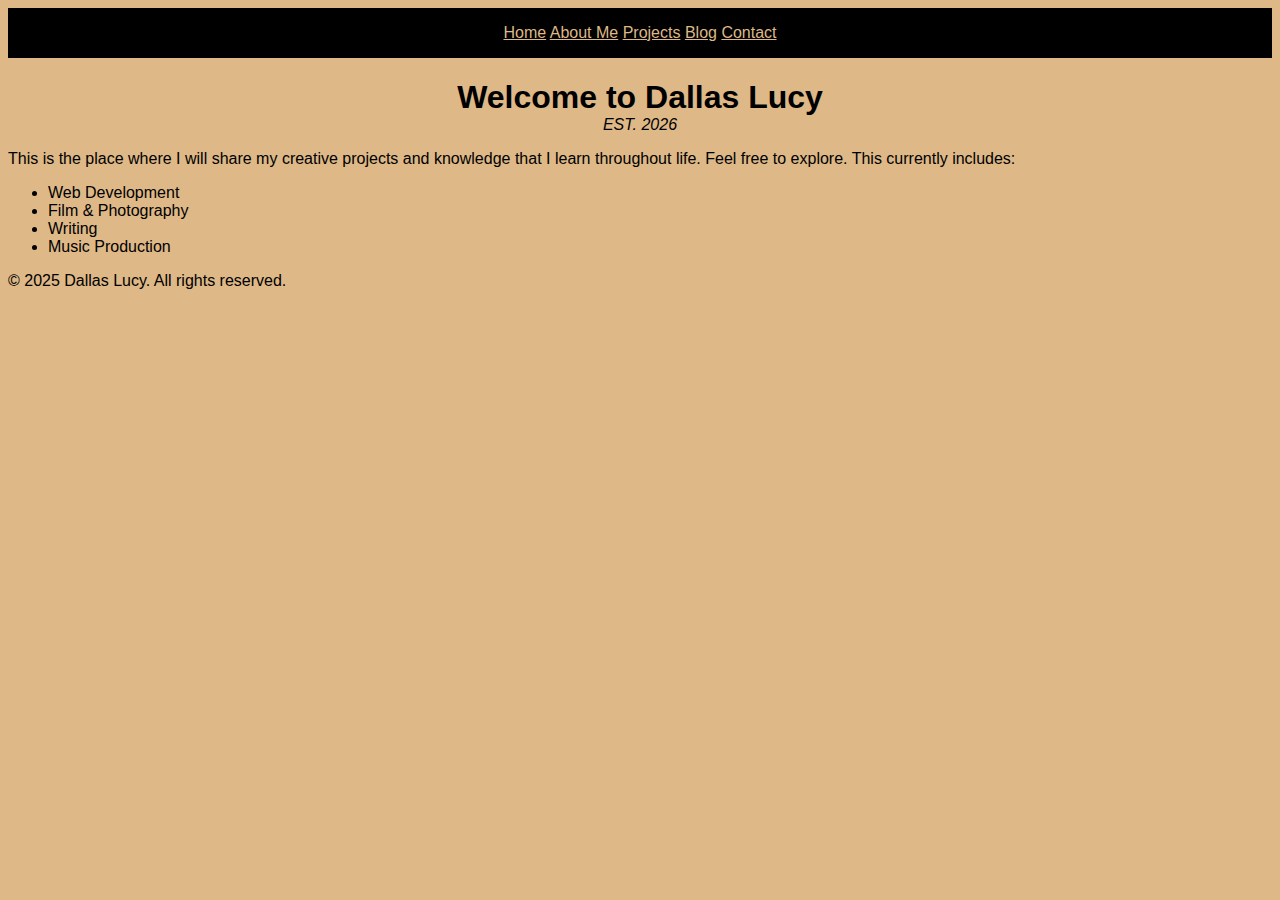
<file: index.html>
<!DOCTYPE html>
<html lang="en">
<head>
    <meta charset="UTF-8">
    <meta name="viewport" content="width=device-width, initial-scale=1.0">
    <title>Dallas Lucy</title>
    <link rel="stylesheet" href="styles.css">
</head>
<body>
    <header>
        <nav>
            <a href="index.html">Home</a>
            <a href="about-me.html">About Me</a>
            <a href="projects.html">Projects</a>
            <a href="blog.html">Blog</a>
            <a href="contact.html">Contact</a>
        </nav>
    </header>
    <h1 class="center" style="margin-bottom: 0px;">Welcome to Dallas Lucy</h1>
    <p class="center" style="font-style: italic; margin-top: 0px;">EST. 2026</p>
    <p>This is the place where I will share my creative projects and knowledge that I learn throughout life. Feel free to explore. This currently includes:
        <ul>
            <li>Web Development</li>
            <li>Film & Photography</li>
            <li>Writing</li>
            <li>Music Production</li>
        </ul>
    </p>
    <footer>
        <p>&copy; 2025 Dallas Lucy. All rights reserved.</p>
    </footer>
</body>
</html>
</file>
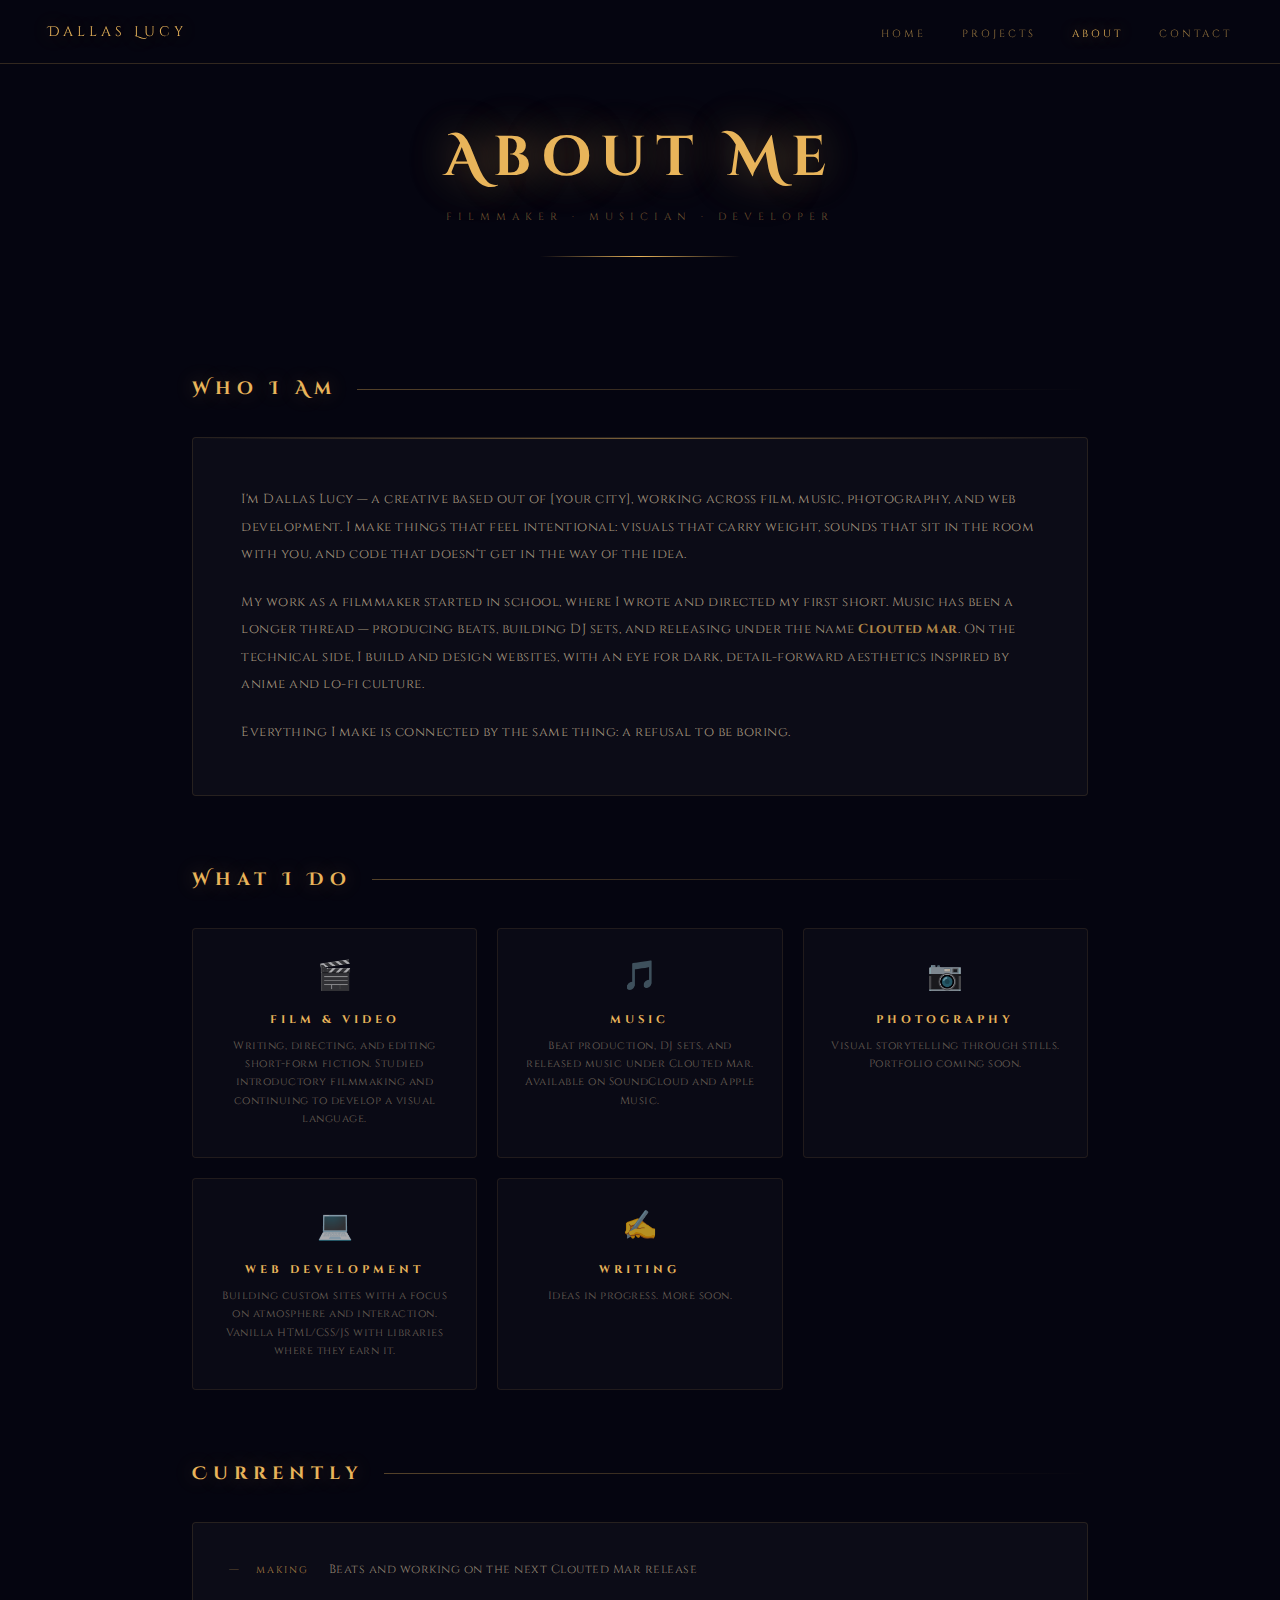
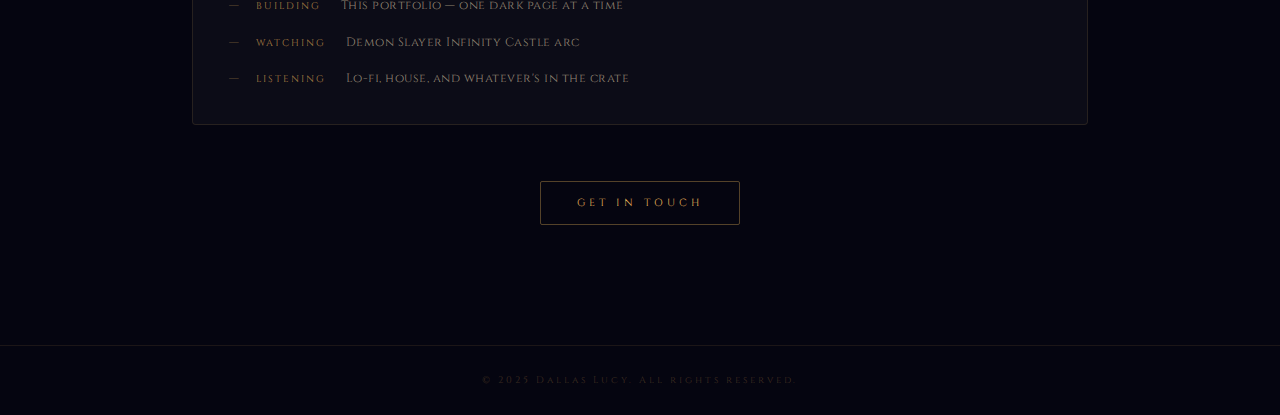
<file: about-me.html>
<!DOCTYPE html>
<html lang="en">
<head>
  <meta charset="UTF-8"/>
  <meta name="viewport" content="width=device-width, initial-scale=1.0"/>
  <title>About — Dallas Lucy</title>
  <link rel="preconnect" href="https://fonts.googleapis.com">
  <link rel="preconnect" href="https://fonts.gstatic.com" crossorigin>
  <link href="https://fonts.googleapis.com/css2?family=Cinzel+Decorative:wght@400;700&family=Cinzel:wght@400;600&display=swap" rel="stylesheet">
  <style>
    *, *::before, *::after { margin: 0; padding: 0; box-sizing: border-box; }

    html { scroll-behavior: smooth; }

    body {
      background: #050510;
      color: #c8b89a;
      font-family: 'Cinzel', serif;
      min-height: 100vh;
    }

    /* ── Navbar ─────────────────────────────────────── */
    nav {
      position: fixed;
      top: 0; left: 0; right: 0;
      z-index: 100;
      background: rgba(5, 5, 16, 0.92);
      border-bottom: 1px solid rgba(232, 180, 90, 0.2);
      backdrop-filter: blur(12px);
      -webkit-backdrop-filter: blur(12px);
      display: flex;
      align-items: center;
      justify-content: space-between;
      padding: 0 48px;
      height: 64px;
    }

    .nav-logo {
      font-family: 'Cinzel Decorative', serif;
      font-size: 0.9rem;
      color: #e8b45a;
      text-decoration: none;
      letter-spacing: 4px;
      text-shadow: 0 0 20px rgba(232, 180, 90, 0.4);
      white-space: nowrap;
    }

    .nav-links {
      display: flex;
      gap: 36px;
      list-style: none;
    }

    .nav-links a {
      color: rgba(232, 180, 90, 0.6);
      text-decoration: none;
      font-size: 0.65rem;
      letter-spacing: 3px;
      text-transform: uppercase;
      transition: color 0.25s, text-shadow 0.25s;
    }

    .nav-links a:hover,
    .nav-links a.active {
      color: #e8b45a;
      text-shadow: 0 0 14px rgba(232, 180, 90, 0.6);
    }

    /* ── Page Hero ──────────────────────────────────── */
    .page-hero {
      padding-top: 120px;
      padding-bottom: 48px;
      text-align: center;
      position: relative;
    }

    .page-hero::after {
      content: '';
      display: block;
      width: 200px;
      height: 1px;
      background: linear-gradient(90deg, transparent, #e8b45a, transparent);
      margin: 32px auto 0;
    }

    .page-hero h1 {
      font-family: 'Cinzel Decorative', serif;
      font-size: clamp(2rem, 5vw, 3.5rem);
      color: #e8b45a;
      letter-spacing: 10px;
      text-shadow: 0 0 40px rgba(232, 180, 90, 0.45), 0 0 80px rgba(232, 180, 90, 0.15);
    }

    .page-hero p {
      margin-top: 14px;
      font-size: 0.65rem;
      color: rgba(232, 180, 90, 0.45);
      letter-spacing: 6px;
      text-transform: uppercase;
    }

    /* ── Main content ───────────────────────────────── */
    main {
      max-width: 960px;
      margin: 0 auto;
      padding: 0 32px 120px;
    }

    /* ── Section headers ────────────────────────────── */
    .section-title {
      display: flex;
      align-items: center;
      gap: 20px;
      margin-bottom: 36px;
      margin-top: 72px;
    }

    .section-title h2 {
      font-family: 'Cinzel Decorative', serif;
      font-size: 1.1rem;
      color: #e8b45a;
      letter-spacing: 6px;
      white-space: nowrap;
      text-shadow: 0 0 20px rgba(232, 180, 90, 0.3);
    }

    .section-title::after {
      content: '';
      flex: 1;
      height: 1px;
      background: linear-gradient(90deg, rgba(232,180,90,0.35), transparent);
    }

    /* ── Cards ──────────────────────────────────────── */
    .card {
      background: rgba(255, 255, 255, 0.03);
      border: 1px solid rgba(232, 180, 90, 0.12);
      border-radius: 4px;
      padding: 36px;
      margin-bottom: 28px;
      transition: border-color 0.3s, box-shadow 0.3s;
    }

    .card:hover {
      border-color: rgba(232, 180, 90, 0.28);
      box-shadow: 0 0 30px rgba(232, 180, 90, 0.06);
    }

    .card p {
      font-size: 0.78rem;
      line-height: 2;
      color: rgba(200, 184, 154, 0.75);
      letter-spacing: 0.5px;
    }

    /* ── Bio card ───────────────────────────────────── */
    .bio-card {
      background: rgba(255, 255, 255, 0.03);
      border: 1px solid rgba(232, 180, 90, 0.12);
      border-radius: 4px;
      padding: 48px;
      margin-top: 8px;
      position: relative;
      overflow: hidden;
    }

    .bio-card::before {
      content: '';
      position: absolute;
      top: 0; left: 0; right: 0;
      height: 1px;
      background: linear-gradient(90deg, transparent, rgba(232,180,90,0.5), transparent);
    }

    .bio-card p {
      font-size: 0.82rem;
      line-height: 2.1;
      color: rgba(200, 184, 154, 0.8);
      letter-spacing: 0.5px;
    }

    .bio-card p + p {
      margin-top: 20px;
    }

    /* ── Disciplines grid ───────────────────────────── */
    .disciplines-grid {
      display: grid;
      grid-template-columns: repeat(auto-fit, minmax(240px, 1fr));
      gap: 20px;
    }

    .discipline-card {
      background: rgba(255, 255, 255, 0.025);
      border: 1px solid rgba(232, 180, 90, 0.1);
      border-radius: 4px;
      padding: 28px 24px;
      text-align: center;
      transition: border-color 0.3s, box-shadow 0.3s, transform 0.3s;
      cursor: default;
    }

    .discipline-card:hover {
      border-color: rgba(232, 180, 90, 0.3);
      box-shadow: 0 0 24px rgba(232, 180, 90, 0.07);
      transform: translateY(-3px);
    }

    .discipline-icon {
      font-size: 1.8rem;
      margin-bottom: 16px;
      display: block;
      filter: opacity(0.7);
    }

    .discipline-card h3 {
      font-family: 'Cinzel', serif;
      font-size: 0.7rem;
      color: #e8b45a;
      letter-spacing: 4px;
      text-transform: uppercase;
      margin-bottom: 10px;
    }

    .discipline-card p {
      font-size: 0.68rem;
      color: rgba(200, 184, 154, 0.5);
      letter-spacing: 0.5px;
      line-height: 1.7;
    }

    /* ── Currently section ──────────────────────────── */
    .currently-list {
      list-style: none;
      display: flex;
      flex-direction: column;
      gap: 16px;
    }

    .currently-list li {
      display: flex;
      align-items: baseline;
      gap: 16px;
      font-size: 0.75rem;
      color: rgba(200, 184, 154, 0.7);
      letter-spacing: 0.5px;
      line-height: 1.7;
    }

    .currently-list li::before {
      content: '—';
      color: rgba(232, 180, 90, 0.4);
      flex-shrink: 0;
    }

    .currently-list span {
      color: rgba(232, 180, 90, 0.7);
      font-size: 0.6rem;
      letter-spacing: 2px;
      text-transform: uppercase;
      margin-right: 4px;
    }

    /* ── CTA link ───────────────────────────────────── */
    .cta-row {
      margin-top: 56px;
      text-align: center;
    }

    .cta-link {
      display: inline-block;
      color: #e8b45a;
      text-decoration: none;
      font-size: 0.65rem;
      letter-spacing: 4px;
      text-transform: uppercase;
      border: 1px solid rgba(232, 180, 90, 0.35);
      padding: 14px 36px;
      border-radius: 2px;
      transition: background 0.25s, box-shadow 0.25s;
    }

    .cta-link:hover {
      background: rgba(232, 180, 90, 0.07);
      box-shadow: 0 0 20px rgba(232, 180, 90, 0.15);
    }

    /* ── Footer ─────────────────────────────────────── */
    footer {
      border-top: 1px solid rgba(232, 180, 90, 0.1);
      text-align: center;
      padding: 28px;
      font-size: 0.6rem;
      color: rgba(232, 180, 90, 0.25);
      letter-spacing: 3px;
    }
  </style>
</head>
<body>

  <!-- ── Navigation ── -->
  <nav>
    <a href="index.html" class="nav-logo">Dallas Lucy</a>
    <ul class="nav-links">
      <li><a href="index.html">Home</a></li>
      <li><a href="projects.html">Projects</a></li>
      <li><a href="about-me.html" class="active">About</a></li>
      <li><a href="contact.html">Contact</a></li>
    </ul>
  </nav>

  <!-- ── Hero ── -->
  <div class="page-hero">
    <h1>About Me</h1>
    <p>Filmmaker · Musician · Developer</p>
  </div>

  <!-- ── Main ── -->
  <main>

    <!-- Bio -->
    <div class="section-title"><h2>Who I Am</h2></div>
    <div class="bio-card">
      <p>
        I'm Dallas Lucy — a creative based out of [your city], working across film, music, photography, and web development. I make things that feel intentional: visuals that carry weight, sounds that sit in the room with you, and code that doesn't get in the way of the idea.
      </p>
      <p>
        My work as a filmmaker started in school, where I wrote and directed my first short. Music has been a longer thread — producing beats, building DJ sets, and releasing under the name <strong style="color: rgba(232,180,90,0.75);">Clouted Mar</strong>. On the technical side, I build and design websites, with an eye for dark, detail-forward aesthetics inspired by anime and lo-fi culture.
      </p>
      <p>
        Everything I make is connected by the same thing: a refusal to be boring.
      </p>
    </div>

    <!-- Disciplines -->
    <div class="section-title"><h2>What I Do</h2></div>
    <div class="disciplines-grid">

      <div class="discipline-card">
        <span class="discipline-icon">🎬</span>
        <h3>Film & Video</h3>
        <p>Writing, directing, and editing short-form fiction. Studied introductory filmmaking and continuing to develop a visual language.</p>
      </div>

      <div class="discipline-card">
        <span class="discipline-icon">🎵</span>
        <h3>Music</h3>
        <p>Beat production, DJ sets, and released music under Clouted Mar. Available on SoundCloud and Apple Music.</p>
      </div>

      <div class="discipline-card">
        <span class="discipline-icon">📷</span>
        <h3>Photography</h3>
        <p>Visual storytelling through stills. Portfolio coming soon.</p>
      </div>

      <div class="discipline-card">
        <span class="discipline-icon">💻</span>
        <h3>Web Development</h3>
        <p>Building custom sites with a focus on atmosphere and interaction. Vanilla HTML/CSS/JS with libraries where they earn it.</p>
      </div>

      <div class="discipline-card">
        <span class="discipline-icon">✍️</span>
        <h3>Writing</h3>
        <p>Ideas in progress. More soon.</p>
      </div>

    </div>

    <!-- Currently -->
    <div class="section-title"><h2>Currently</h2></div>
    <div class="card">
      <ul class="currently-list">
        <li><span>Making</span> Beats and working on the next Clouted Mar release</li>
        <li><span>Building</span> This portfolio — one dark page at a time</li>
        <li><span>Watching</span> Demon Slayer Infinity Castle arc</li>
        <li><span>Listening</span> Lo-fi, house, and whatever's in the crate</li>
      </ul>
    </div>

    <!-- CTA -->
    <div class="cta-row">
      <a href="contact.html" class="cta-link">Get in touch</a>
    </div>

  </main>

  <footer>
    <p>&copy; 2025 Dallas Lucy. All rights reserved.</p>
  </footer>

</body>
</html>
</file>
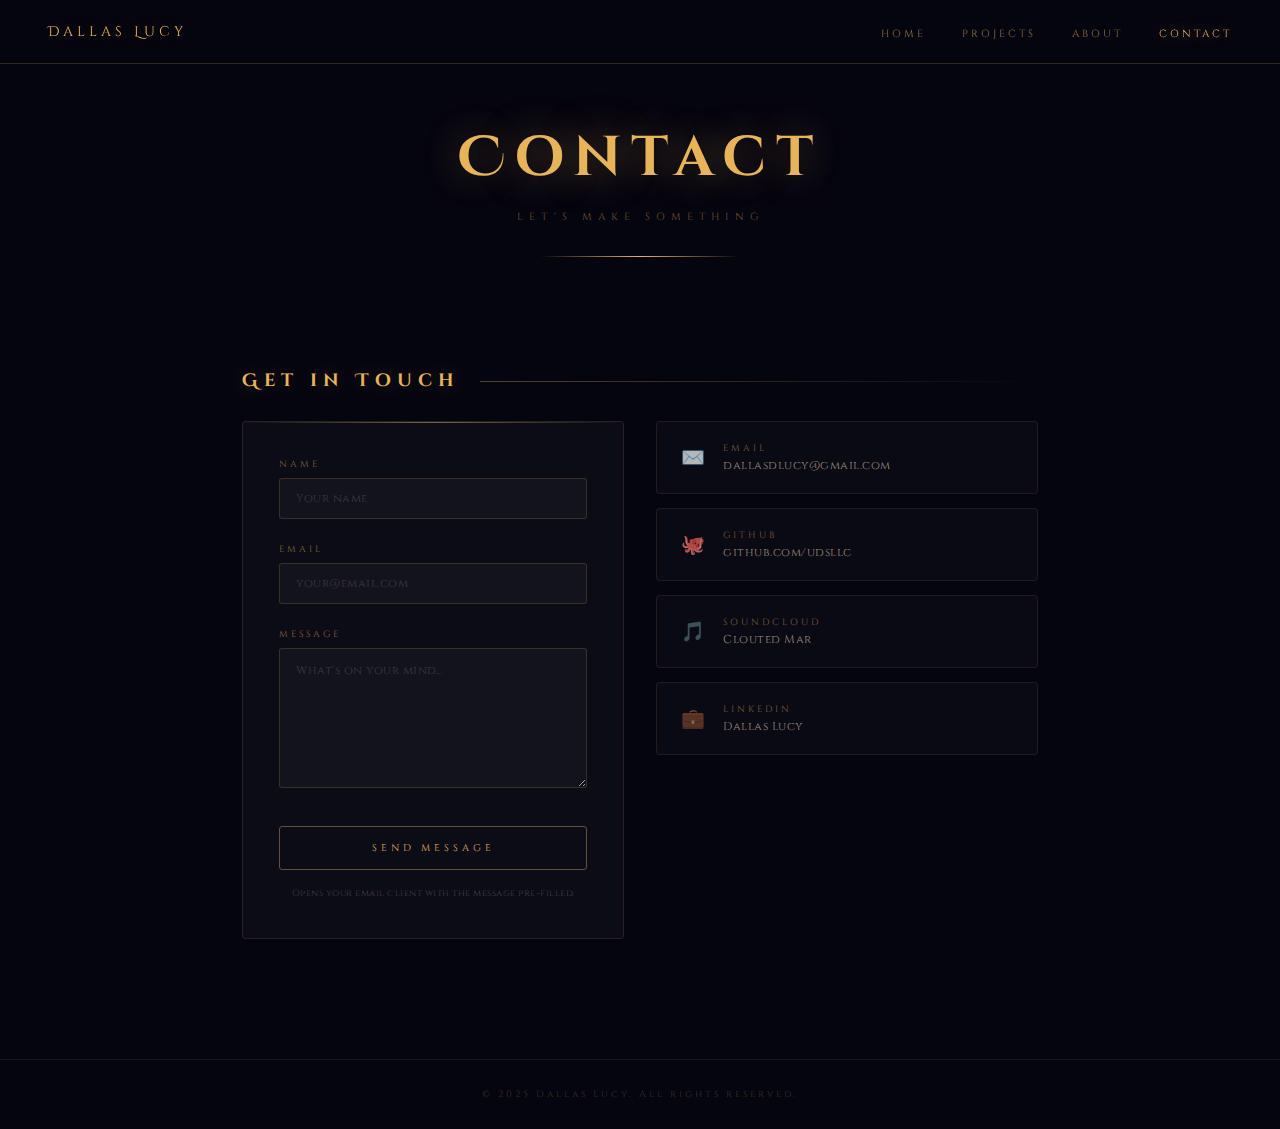
<file: contact.html>
<!DOCTYPE html>
<html lang="en">
<head>
  <meta charset="UTF-8"/>
  <meta name="viewport" content="width=device-width, initial-scale=1.0"/>
  <title>Contact — Dallas Lucy</title>
  <link rel="preconnect" href="https://fonts.googleapis.com">
  <link rel="preconnect" href="https://fonts.gstatic.com" crossorigin>
  <link href="https://fonts.googleapis.com/css2?family=Cinzel+Decorative:wght@400;700&family=Cinzel:wght@400;600&display=swap" rel="stylesheet">
  <style>
    *, *::before, *::after { margin: 0; padding: 0; box-sizing: border-box; }

    html { scroll-behavior: smooth; }

    body {
      background: #050510;
      color: #c8b89a;
      font-family: 'Cinzel', serif;
      min-height: 100vh;
    }

    /* ── Navbar ─────────────────────────────────────── */
    nav {
      position: fixed;
      top: 0; left: 0; right: 0;
      z-index: 100;
      background: rgba(5, 5, 16, 0.92);
      border-bottom: 1px solid rgba(232, 180, 90, 0.2);
      backdrop-filter: blur(12px);
      -webkit-backdrop-filter: blur(12px);
      display: flex;
      align-items: center;
      justify-content: space-between;
      padding: 0 48px;
      height: 64px;
    }

    .nav-logo {
      font-family: 'Cinzel Decorative', serif;
      font-size: 0.9rem;
      color: #e8b45a;
      text-decoration: none;
      letter-spacing: 4px;
      text-shadow: 0 0 20px rgba(232, 180, 90, 0.4);
      white-space: nowrap;
    }

    .nav-links {
      display: flex;
      gap: 36px;
      list-style: none;
    }

    .nav-links a {
      color: rgba(232, 180, 90, 0.6);
      text-decoration: none;
      font-size: 0.65rem;
      letter-spacing: 3px;
      text-transform: uppercase;
      transition: color 0.25s, text-shadow 0.25s;
    }

    .nav-links a:hover,
    .nav-links a.active {
      color: #e8b45a;
      text-shadow: 0 0 14px rgba(232, 180, 90, 0.6);
    }

    /* ── Page Hero ──────────────────────────────────── */
    .page-hero {
      padding-top: 120px;
      padding-bottom: 48px;
      text-align: center;
    }

    .page-hero::after {
      content: '';
      display: block;
      width: 200px;
      height: 1px;
      background: linear-gradient(90deg, transparent, #e8b45a, transparent);
      margin: 32px auto 0;
    }

    .page-hero h1 {
      font-family: 'Cinzel Decorative', serif;
      font-size: clamp(2rem, 5vw, 3.5rem);
      color: #e8b45a;
      letter-spacing: 10px;
      text-shadow: 0 0 40px rgba(232, 180, 90, 0.45), 0 0 80px rgba(232, 180, 90, 0.15);
    }

    .page-hero p {
      margin-top: 14px;
      font-size: 0.65rem;
      color: rgba(232, 180, 90, 0.45);
      letter-spacing: 6px;
      text-transform: uppercase;
    }

    /* ── Main content ───────────────────────────────── */
    main {
      max-width: 860px;
      margin: 0 auto;
      padding: 0 32px 120px;
    }

    /* ── Two-column layout ──────────────────────────── */
    .contact-layout {
      display: grid;
      grid-template-columns: 1fr 1fr;
      gap: 32px;
      align-items: start;
      margin-top: 8px;
    }

    @media (max-width: 640px) {
      .contact-layout { grid-template-columns: 1fr; }
    }

    /* ── Section headers ────────────────────────────── */
    .section-title {
      display: flex;
      align-items: center;
      gap: 20px;
      margin-bottom: 28px;
      margin-top: 64px;
    }

    .section-title h2 {
      font-family: 'Cinzel Decorative', serif;
      font-size: 1.1rem;
      color: #e8b45a;
      letter-spacing: 6px;
      white-space: nowrap;
      text-shadow: 0 0 20px rgba(232, 180, 90, 0.3);
    }

    .section-title::after {
      content: '';
      flex: 1;
      height: 1px;
      background: linear-gradient(90deg, rgba(232,180,90,0.35), transparent);
    }

    /* ── Form ───────────────────────────────────────── */
    .form-card {
      background: rgba(255, 255, 255, 0.03);
      border: 1px solid rgba(232, 180, 90, 0.12);
      border-radius: 4px;
      padding: 36px;
      position: relative;
      overflow: hidden;
    }

    .form-card::before {
      content: '';
      position: absolute;
      top: 0; left: 0; right: 0;
      height: 1px;
      background: linear-gradient(90deg, transparent, rgba(232,180,90,0.5), transparent);
    }

    .form-group {
      margin-bottom: 24px;
    }

    label {
      display: block;
      font-size: 0.58rem;
      letter-spacing: 3px;
      color: rgba(232, 180, 90, 0.55);
      text-transform: uppercase;
      margin-bottom: 8px;
    }

    input[type="text"],
    input[type="email"],
    textarea {
      width: 100%;
      background: rgba(255, 255, 255, 0.03);
      border: 1px solid rgba(232, 180, 90, 0.18);
      border-radius: 3px;
      color: rgba(200, 184, 154, 0.85);
      font-family: 'Cinzel', serif;
      font-size: 0.72rem;
      letter-spacing: 0.5px;
      padding: 12px 16px;
      transition: border-color 0.25s, box-shadow 0.25s;
      outline: none;
    }

    input[type="text"]:focus,
    input[type="email"]:focus,
    textarea:focus {
      border-color: rgba(232, 180, 90, 0.45);
      box-shadow: 0 0 16px rgba(232, 180, 90, 0.08);
    }

    textarea {
      resize: vertical;
      min-height: 140px;
      line-height: 1.7;
    }

    input::placeholder,
    textarea::placeholder {
      color: rgba(200, 184, 154, 0.25);
    }

    .submit-btn {
      width: 100%;
      background: transparent;
      border: 1px solid rgba(232, 180, 90, 0.4);
      color: #e8b45a;
      font-family: 'Cinzel', serif;
      font-size: 0.62rem;
      letter-spacing: 4px;
      text-transform: uppercase;
      padding: 14px;
      border-radius: 3px;
      cursor: pointer;
      transition: background 0.25s, box-shadow 0.25s;
      margin-top: 8px;
    }

    .submit-btn:hover {
      background: rgba(232, 180, 90, 0.08);
      box-shadow: 0 0 20px rgba(232, 180, 90, 0.15);
    }

    .form-note {
      font-size: 0.58rem;
      color: rgba(200, 184, 154, 0.3);
      letter-spacing: 0.5px;
      margin-top: 16px;
      text-align: center;
      line-height: 1.7;
    }

    /* ── Contact links panel ────────────────────────── */
    .links-panel {
      display: flex;
      flex-direction: column;
      gap: 14px;
    }

    .contact-link {
      display: flex;
      align-items: center;
      gap: 18px;
      background: rgba(255, 255, 255, 0.025);
      border: 1px solid rgba(232, 180, 90, 0.1);
      border-radius: 4px;
      padding: 20px 24px;
      text-decoration: none;
      transition: border-color 0.25s, box-shadow 0.25s, transform 0.25s;
    }

    .contact-link:hover {
      border-color: rgba(232, 180, 90, 0.3);
      box-shadow: 0 0 20px rgba(232, 180, 90, 0.07);
      transform: translateX(4px);
    }

    .link-icon {
      font-size: 1.2rem;
      flex-shrink: 0;
      filter: opacity(0.7);
    }

    .link-info {
      flex: 1;
      overflow: hidden;
    }

    .link-label {
      font-size: 0.58rem;
      letter-spacing: 3px;
      color: rgba(232, 180, 90, 0.5);
      text-transform: uppercase;
      margin-bottom: 4px;
    }

    .link-value {
      font-size: 0.72rem;
      color: rgba(200, 184, 154, 0.75);
      letter-spacing: 0.5px;
      white-space: nowrap;
      overflow: hidden;
      text-overflow: ellipsis;
      transition: color 0.25s;
    }

    .contact-link:hover .link-value {
      color: rgba(232, 180, 90, 0.85);
    }

    /* ── Footer ─────────────────────────────────────── */
    footer {
      border-top: 1px solid rgba(232, 180, 90, 0.1);
      text-align: center;
      padding: 28px;
      font-size: 0.6rem;
      color: rgba(232, 180, 90, 0.25);
      letter-spacing: 3px;
    }
  </style>
</head>
<body>

  <!-- ── Navigation ── -->
  <nav>
    <a href="index.html" class="nav-logo">Dallas Lucy</a>
    <ul class="nav-links">
      <li><a href="index.html">Home</a></li>
      <li><a href="projects.html">Projects</a></li>
      <li><a href="about-me.html">About</a></li>
      <li><a href="contact.html" class="active">Contact</a></li>
    </ul>
  </nav>

  <!-- ── Hero ── -->
  <div class="page-hero">
    <h1>Contact</h1>
    <p>Let's make something</p>
  </div>

  <!-- ── Main ── -->
  <main>

    <div class="section-title"><h2>Get in Touch</h2></div>

    <div class="contact-layout">

      <!-- Form -->
      <div class="form-card">
        <form id="contact-form">
          <div class="form-group">
            <label for="name">Name</label>
            <input type="text" id="name" name="name" placeholder="Your name" required>
          </div>
          <div class="form-group">
            <label for="email">Email</label>
            <input type="email" id="email" name="email" placeholder="your@email.com" required>
          </div>
          <div class="form-group">
            <label for="message">Message</label>
            <textarea id="message" name="message" placeholder="What's on your mind..." required></textarea>
          </div>
          <button type="submit" class="submit-btn">Send Message</button>
          <p class="form-note">
            Opens your email client with the message pre-filled.
          </p>
        </form>
        <script>
          document.getElementById('contact-form').addEventListener('submit', function(e) {
            e.preventDefault();
            const name    = document.getElementById('name').value.trim();
            const email   = document.getElementById('email').value.trim();
            const message = document.getElementById('message').value.trim();
            const subject = encodeURIComponent('Message from ' + name);
            const body    = encodeURIComponent('From: ' + name + ' <' + email + '>\n\n' + message);
            window.location.href = 'mailto:dallasdlucy@gmail.com?subject=' + subject + '&body=' + body;
          });
        </script>
      </div>

      <!-- Links -->
      <div class="links-panel">

        <a href="mailto:dallasdlucy@gmail.com" class="contact-link">
          <span class="link-icon">✉️</span>
          <div class="link-info">
            <div class="link-label">Email</div>
            <div class="link-value">dallasdlucy@gmail.com</div>
          </div>
        </a>

        <a href="https://github.com/udsllc" target="_blank" class="contact-link">
          <span class="link-icon">🐙</span>
          <div class="link-info">
            <div class="link-label">GitHub</div>
            <div class="link-value">github.com/udsllc</div>
          </div>
        </a>

        <a href="https://soundcloud.com/user-423834005-1238198" target="_blank" class="contact-link">
          <span class="link-icon">🎵</span>
          <div class="link-info">
            <div class="link-label">SoundCloud</div>
            <div class="link-value">Clouted Mar</div>
          </div>
        </a>

        <a href="#" class="contact-link">
          <span class="link-icon">💼</span>
          <div class="link-info">
            <div class="link-label">LinkedIn</div>
            <div class="link-value">Dallas Lucy</div>
          </div>
        </a>

      </div>

    </div>

  </main>

  <footer>
    <p>&copy; 2025 Dallas Lucy. All rights reserved.</p>
  </footer>

</body>
</html>
</file>
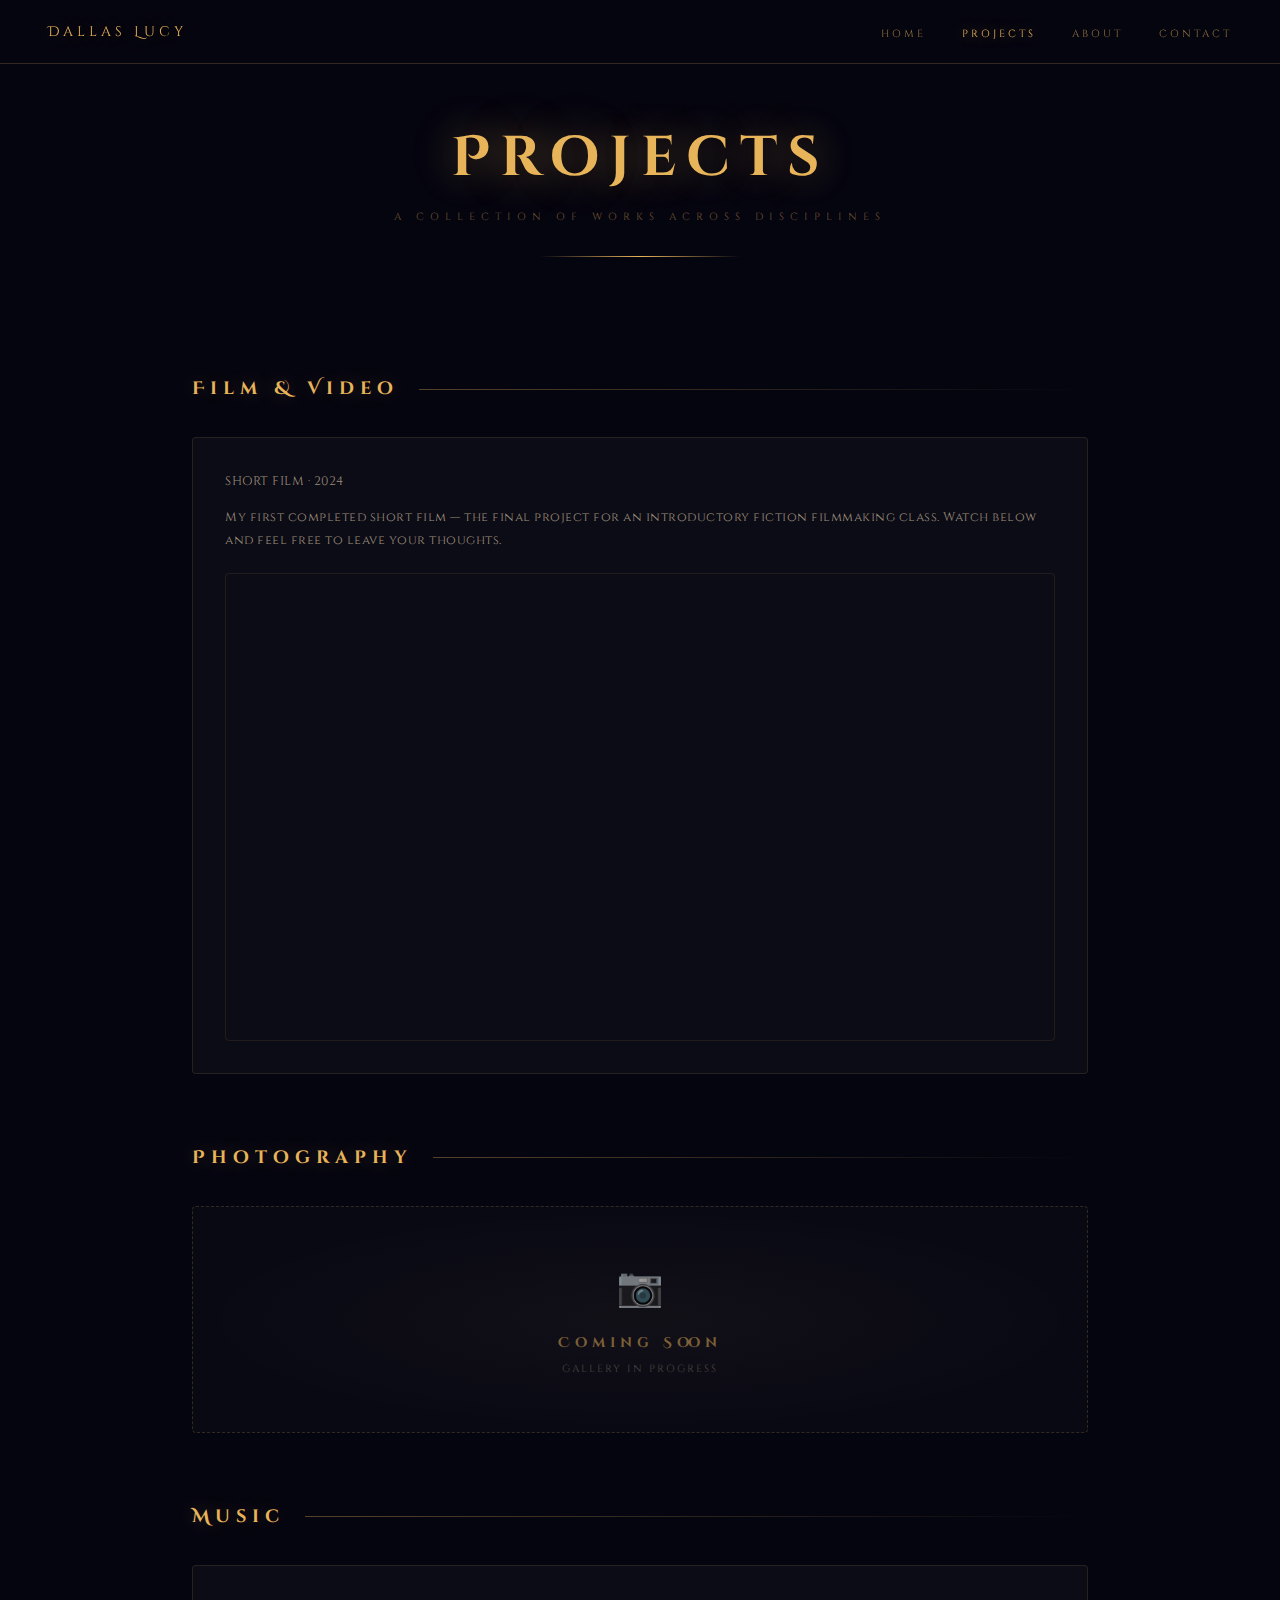
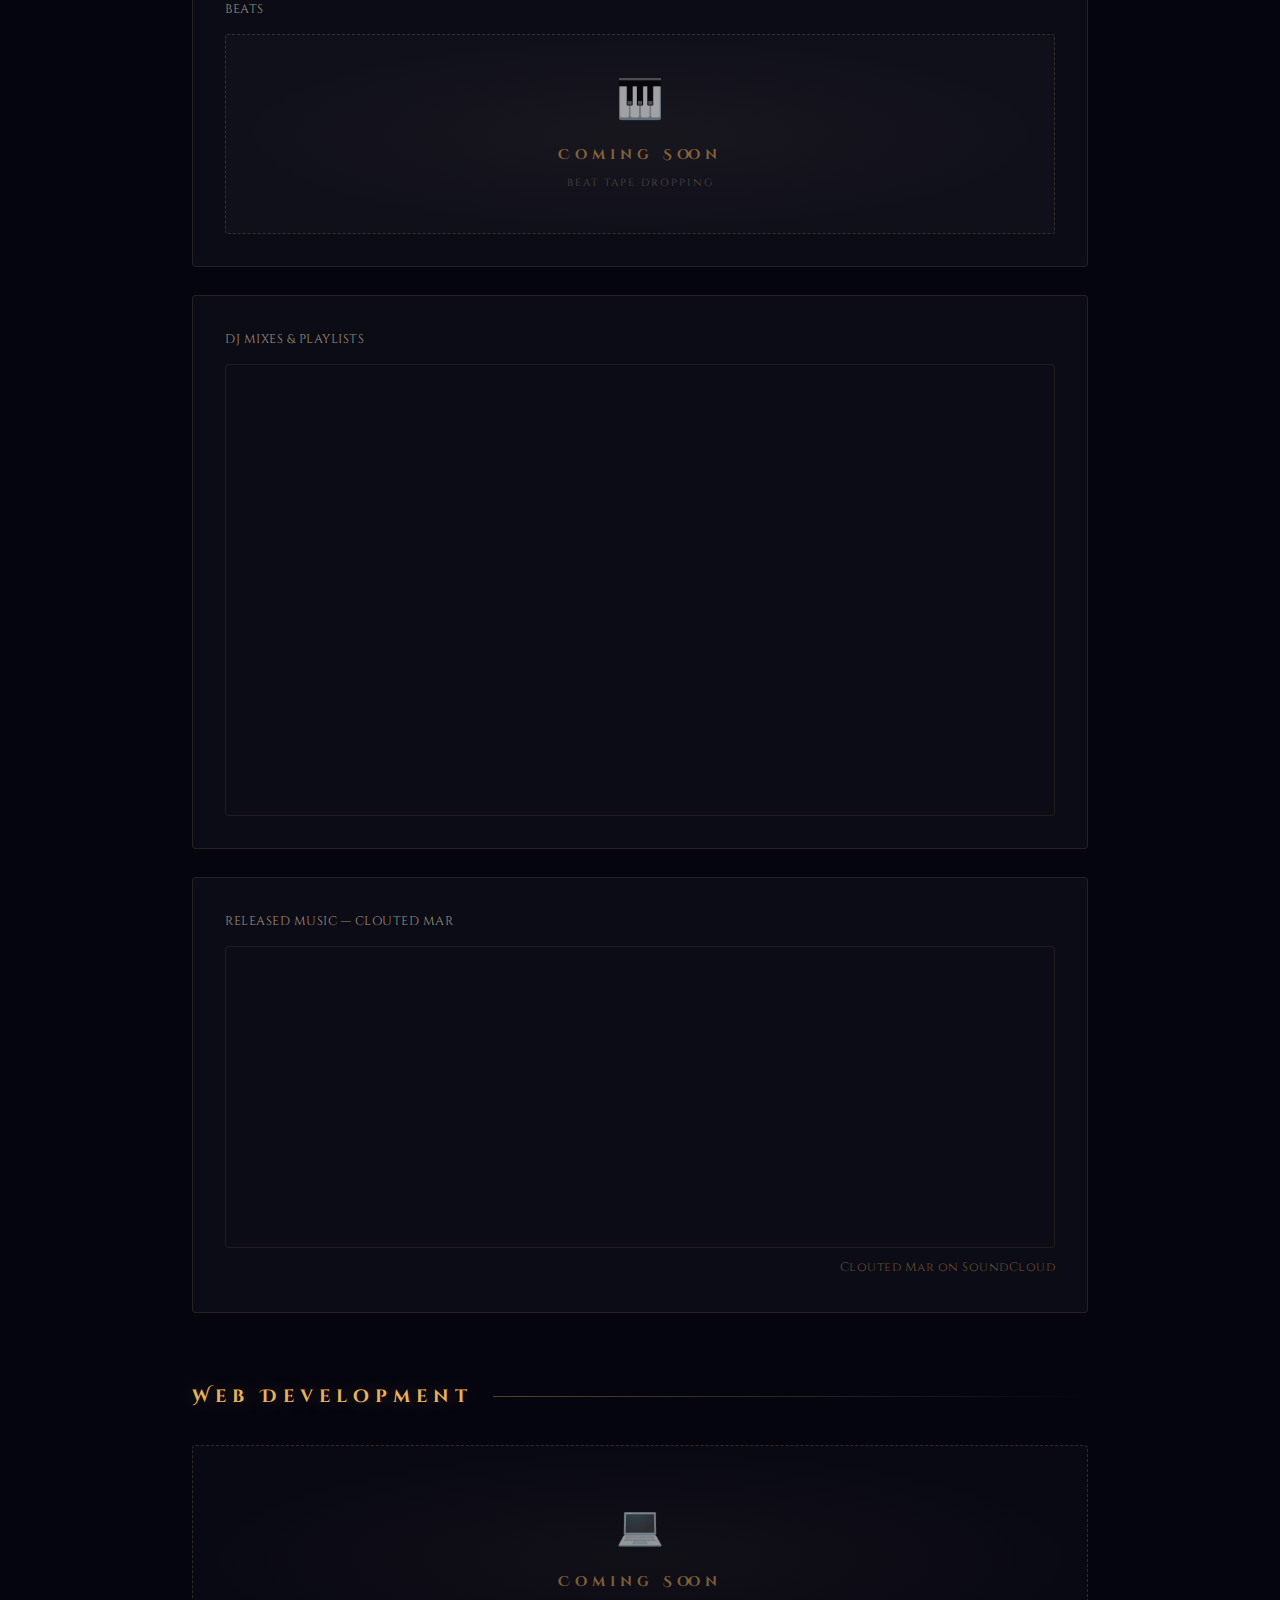
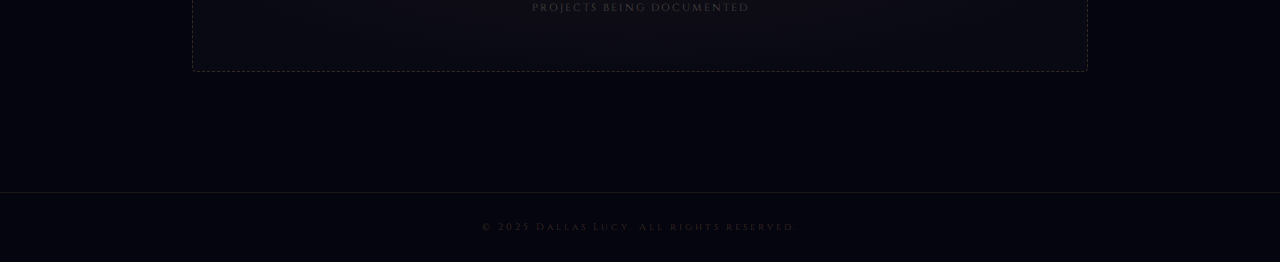
<file: projects.html>
<!DOCTYPE html>
<html lang="en">
<head>
  <meta charset="UTF-8"/>
  <meta name="viewport" content="width=device-width, initial-scale=1.0"/>
  <title>Projects — Dallas Lucy</title>
  <link rel="preconnect" href="https://fonts.googleapis.com">
  <link rel="preconnect" href="https://fonts.gstatic.com" crossorigin>
  <link href="https://fonts.googleapis.com/css2?family=Cinzel+Decorative:wght@400;700&family=Cinzel:wght@400;600&display=swap" rel="stylesheet">
  <style>
    *, *::before, *::after { margin: 0; padding: 0; box-sizing: border-box; }

    html { scroll-behavior: smooth; }

    body {
      background: #050510;
      color: #c8b89a;
      font-family: 'Cinzel', serif;
      min-height: 100vh;
    }

    /* ── Navbar ─────────────────────────────────────── */
    nav {
      position: fixed;
      top: 0; left: 0; right: 0;
      z-index: 100;
      background: rgba(5, 5, 16, 0.92);
      border-bottom: 1px solid rgba(232, 180, 90, 0.2);
      backdrop-filter: blur(12px);
      -webkit-backdrop-filter: blur(12px);
      display: flex;
      align-items: center;
      justify-content: space-between;
      padding: 0 48px;
      height: 64px;
    }

    .nav-logo {
      font-family: 'Cinzel Decorative', serif;
      font-size: 0.9rem;
      color: #e8b45a;
      text-decoration: none;
      letter-spacing: 4px;
      text-shadow: 0 0 20px rgba(232, 180, 90, 0.4);
      white-space: nowrap;
    }

    .nav-links {
      display: flex;
      gap: 36px;
      list-style: none;
    }

    .nav-links a {
      color: rgba(232, 180, 90, 0.6);
      text-decoration: none;
      font-size: 0.65rem;
      letter-spacing: 3px;
      text-transform: uppercase;
      transition: color 0.25s, text-shadow 0.25s;
    }

    .nav-links a:hover,
    .nav-links a.active {
      color: #e8b45a;
      text-shadow: 0 0 14px rgba(232, 180, 90, 0.6);
    }

    /* ── Page Hero ──────────────────────────────────── */
    .page-hero {
      padding-top: 120px;
      padding-bottom: 48px;
      text-align: center;
      position: relative;
    }

    .page-hero::after {
      content: '';
      display: block;
      width: 200px;
      height: 1px;
      background: linear-gradient(90deg, transparent, #e8b45a, transparent);
      margin: 32px auto 0;
    }

    .page-hero h1 {
      font-family: 'Cinzel Decorative', serif;
      font-size: clamp(2rem, 5vw, 3.5rem);
      color: #e8b45a;
      letter-spacing: 10px;
      text-shadow: 0 0 40px rgba(232, 180, 90, 0.45), 0 0 80px rgba(232, 180, 90, 0.15);
    }

    .page-hero p {
      margin-top: 14px;
      font-size: 0.65rem;
      color: rgba(232, 180, 90, 0.45);
      letter-spacing: 6px;
      text-transform: uppercase;
    }

    /* ── Main content ───────────────────────────────── */
    main {
      max-width: 960px;
      margin: 0 auto;
      padding: 0 32px 120px;
    }

    /* ── Section headers ────────────────────────────── */
    .section-title {
      display: flex;
      align-items: center;
      gap: 20px;
      margin-bottom: 36px;
      margin-top: 72px;
    }

    .section-title h2 {
      font-family: 'Cinzel Decorative', serif;
      font-size: 1.1rem;
      color: #e8b45a;
      letter-spacing: 6px;
      white-space: nowrap;
      text-shadow: 0 0 20px rgba(232, 180, 90, 0.3);
    }

    .section-title::after {
      content: '';
      flex: 1;
      height: 1px;
      background: linear-gradient(90deg, rgba(232,180,90,0.35), transparent);
    }

    /* ── Cards ──────────────────────────────────────── */
    .card {
      background: rgba(255, 255, 255, 0.03);
      border: 1px solid rgba(232, 180, 90, 0.12);
      border-radius: 4px;
      padding: 32px;
      margin-bottom: 28px;
      transition: border-color 0.3s, box-shadow 0.3s;
    }

    .card:hover {
      border-color: rgba(232, 180, 90, 0.28);
      box-shadow: 0 0 30px rgba(232, 180, 90, 0.06);
    }

    .card p {
      font-size: 0.78rem;
      line-height: 1.9;
      color: rgba(200, 184, 154, 0.75);
      letter-spacing: 0.5px;
    }

    /* ── Embed wrappers ─────────────────────────────── */
    .embed-wrapper {
      margin-top: 20px;
      border-radius: 4px;
      overflow: hidden;
      border: 1px solid rgba(232, 180, 90, 0.1);
    }

    .embed-wrapper iframe {
      display: block;
      width: 100%;
    }

    .youtube-wrapper {
      position: relative;
      padding-bottom: 56.25%;
      height: 0;
    }

    .youtube-wrapper iframe {
      position: absolute;
      top: 0; left: 0;
      width: 100%; height: 100%;
    }

    /* ── Sub-section labels ─────────────────────────── */
    .sub-label {
      font-size: 0.6rem;
      letter-spacing: 4px;
      color: rgba(232, 180, 90, 0.5);
      text-transform: uppercase;
      margin-bottom: 12px;
    }

    /* ── Placeholder cards ──────────────────────────── */
    .placeholder-card {
      background: rgba(255, 255, 255, 0.02);
      border: 1px dashed rgba(232, 180, 90, 0.18);
      border-radius: 4px;
      padding: 56px 32px;
      text-align: center;
      position: relative;
      overflow: hidden;
    }

    .placeholder-card::before {
      content: '';
      position: absolute;
      inset: 0;
      background: radial-gradient(ellipse at center, rgba(232,180,90,0.04) 0%, transparent 70%);
      pointer-events: none;
    }

    .placeholder-icon {
      font-size: 2.4rem;
      margin-bottom: 20px;
      filter: grayscale(0.4) opacity(0.6);
    }

    .placeholder-card h3 {
      font-family: 'Cinzel Decorative', serif;
      font-size: 0.85rem;
      color: rgba(232, 180, 90, 0.5);
      letter-spacing: 5px;
      margin-bottom: 10px;
    }

    .placeholder-card p {
      font-size: 0.65rem;
      color: rgba(200, 184, 154, 0.35);
      letter-spacing: 2px;
      text-transform: uppercase;
    }

    /* ── Soundcloud credit ──────────────────────────── */
    .sc-credit {
      font-size: 0.6rem;
      color: rgba(200, 184, 154, 0.3);
      letter-spacing: 1px;
      margin-top: 8px;
      text-align: right;
    }

    .sc-credit a {
      color: rgba(232, 180, 90, 0.4);
      text-decoration: none;
      transition: color 0.2s;
    }

    .sc-credit a:hover { color: #e8b45a; }

    /* ── Footer ─────────────────────────────────────── */
    footer {
      border-top: 1px solid rgba(232, 180, 90, 0.1);
      text-align: center;
      padding: 28px;
      font-size: 0.6rem;
      color: rgba(232, 180, 90, 0.25);
      letter-spacing: 3px;
    }
  </style>
</head>
<body>

  <!-- ── Navigation ── -->
  <nav>
    <a href="index.html" class="nav-logo">Dallas Lucy</a>
    <ul class="nav-links">
      <li><a href="index.html">Home</a></li>
      <li><a href="projects.html" class="active">Projects</a></li>
      <li><a href="about-me.html">About</a></li>
      <li><a href="contact.html">Contact</a></li>
    </ul>
  </nav>

  <!-- ── Hero ── -->
  <div class="page-hero">
    <h1>Projects</h1>
    <p>A collection of works across disciplines</p>
  </div>

  <!-- ── Main ── -->
  <main>

    <!-- Film & Video -->
    <div class="section-title"><h2>Film &amp; Video</h2></div>
    <div class="card">
      <p class="sub-label">Short Film · 2024</p>
      <p>My first completed short film — the final project for an introductory fiction filmmaking class. Watch below and feel free to leave your thoughts.</p>
      <div class="embed-wrapper" style="margin-top: 20px;">
        <div class="youtube-wrapper">
          <iframe
            src="https://www.youtube.com/embed/3z62UDhlTM0?si=UuoHSI18GbYiCCDT"
            title="Dallas Lucy — Short Film"
            frameborder="0"
            allow="accelerometer; autoplay; clipboard-write; encrypted-media; gyroscope; picture-in-picture; web-share"
            referrerpolicy="strict-origin-when-cross-origin"
            allowfullscreen>
          </iframe>
        </div>
      </div>
    </div>

    <!-- Photography -->
    <div class="section-title"><h2>Photography</h2></div>
    <div class="placeholder-card">
      <div class="placeholder-icon">📷</div>
      <h3>Coming Soon</h3>
      <p>Gallery in progress</p>
    </div>

    <!-- Music -->
    <div class="section-title"><h2>Music</h2></div>

    <!-- Beats -->
    <div class="card">
      <p class="sub-label">Beats</p>
      <div class="placeholder-card" style="padding: 40px 32px; margin-top: 0; border-radius: 2px;">
        <div class="placeholder-icon">🎹</div>
        <h3>Coming Soon</h3>
        <p>Beat tape dropping</p>
      </div>
    </div>

    <!-- DJ Mixes -->
    <div class="card">
      <p class="sub-label">DJ Mixes &amp; Playlists</p>
      <div class="embed-wrapper" style="margin-top: 12px;">
        <iframe
          allow="autoplay *; encrypted-media *;"
          frameborder="0"
          height="450"
          sandbox="allow-forms allow-popups allow-same-origin allow-scripts allow-storage-access-by-user-activation allow-top-navigation-by-user-activation"
          src="https://embed.music.apple.com/us/playlist/house-dj-set/pl.u-aZb0BX5tP3kr2By">
        </iframe>
      </div>
    </div>

    <!-- Released Music -->
    <div class="card">
      <p class="sub-label">Released Music — Clouted Mar</p>
      <div class="embed-wrapper" style="margin-top: 12px;">
        <iframe
          height="300"
          scrolling="no"
          frameborder="no"
          allow="autoplay"
          src="https://w.soundcloud.com/player/?url=https%3A//api.soundcloud.com/playlists/soundcloud%253Aplaylists%253A921115213&color=%23e8b45a&auto_play=false&hide_related=false&show_comments=true&show_user=true&show_reposts=false&show_teaser=true&visual=true">
        </iframe>
      </div>
      <p class="sc-credit">
        <a href="https://soundcloud.com/user-423834005-1238198" target="_blank">Clouted Mar on SoundCloud</a>
      </p>
    </div>

    <!-- Web Development -->
    <div class="section-title"><h2>Web Development</h2></div>
    <div class="placeholder-card">
      <div class="placeholder-icon">💻</div>
      <h3>Coming Soon</h3>
      <p>Projects being documented</p>
    </div>

  </main>

  <footer>
    <p>&copy; 2025 Dallas Lucy. All rights reserved.</p>
  </footer>

</body>
</html>
</file>
<file: styles.css>
nav {
    background-color: black;
    height: 50px;
    text-align: center;
    align-content: center;
}
body {
    background-color: burlywood;
    font-family: sans-serif;
}
nav a {
    color: burlywood;
}
.center {
    text-align: center;
}
</file>
